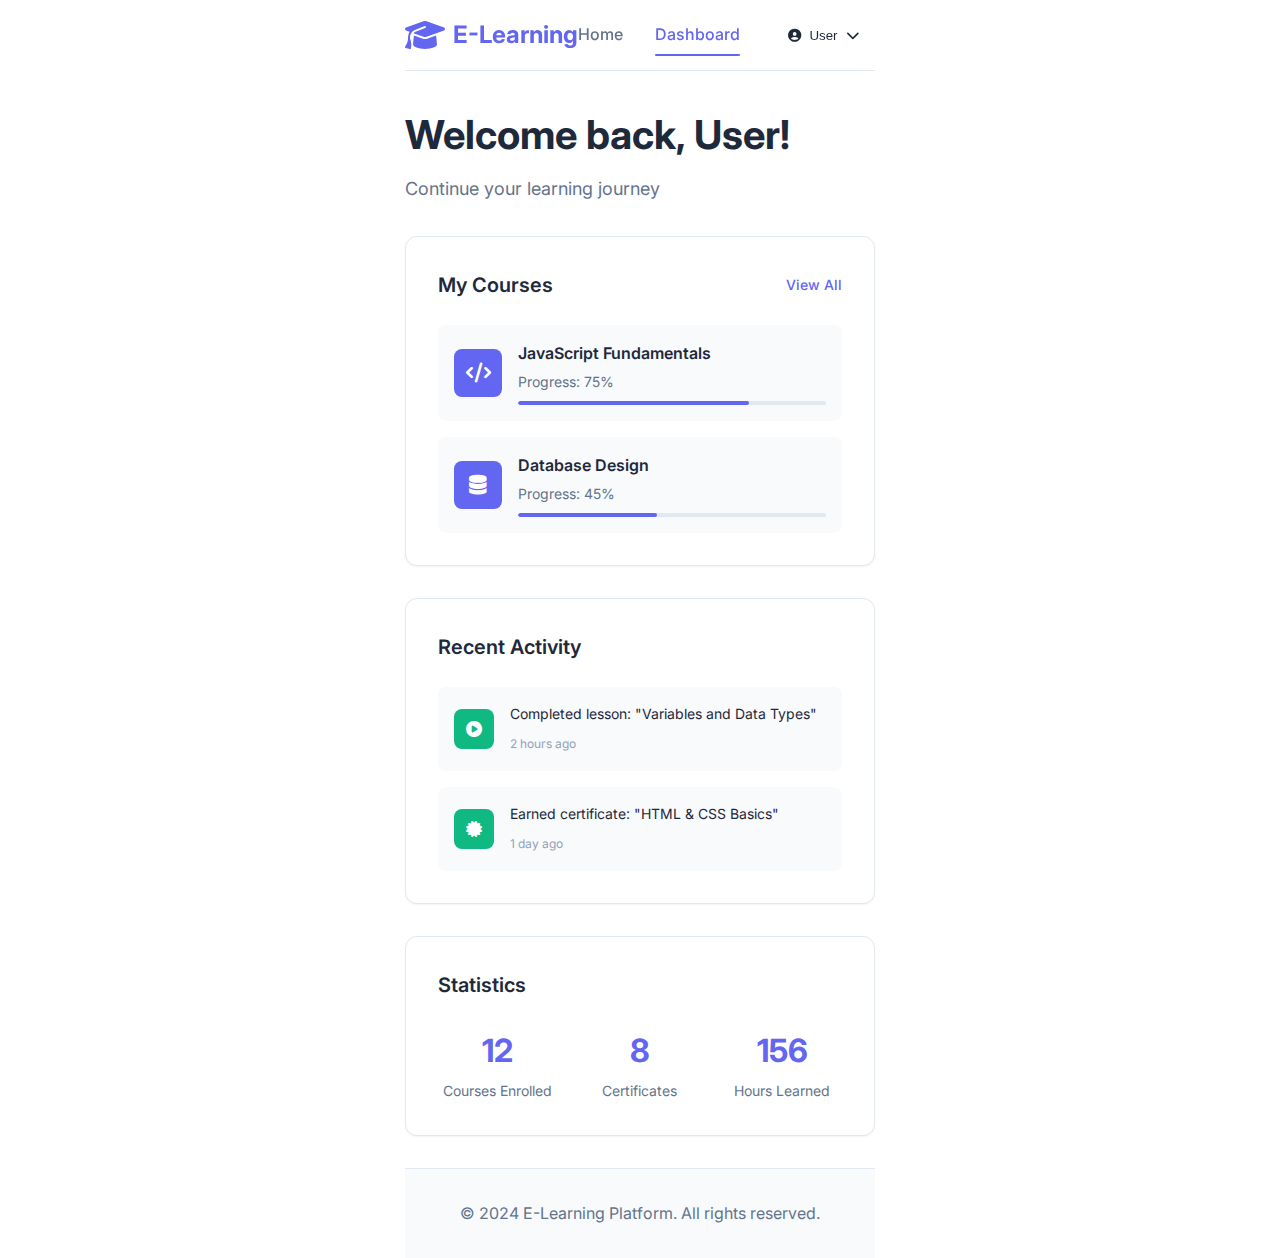
<file: public/dashboard.html>
<!DOCTYPE html>
<html lang="en">
<head>
    <meta charset="UTF-8">
    <meta name="viewport" content="width=device-width, initial-scale=1.0">
    <title>Dashboard - E-Learning Platform</title>
    <link rel="stylesheet" href="styles.css">
    <link href="https://fonts.googleapis.com/css2?family=Inter:wght@300;400;500;600;700&display=swap" rel="stylesheet">
    <link rel="stylesheet" href="https://cdnjs.cloudflare.com/ajax/libs/font-awesome/6.4.0/css/all.min.css">
</head>
<body>
    <div class="container">
        <header class="header">
            <div class="nav-container">
                <div class="logo">
                    <i class="fas fa-graduation-cap"></i>
                    <span>E-Learning</span>
                </div>
                <nav class="nav">
                    <a href="/" class="nav-link">Home</a>
                    <a href="/dashboard" class="nav-link active">Dashboard</a>
                    <div class="user-menu">
                        <button class="user-btn" id="userBtn">
                            <i class="fas fa-user-circle"></i>
                            <span id="userName">User</span>
                            <i class="fas fa-chevron-down"></i>
                        </button>
                        <div class="user-dropdown" id="userDropdown">
                            <a href="#" class="dropdown-item">
                                <i class="fas fa-user"></i>
                                Profile
                            </a>
                            <a href="#" class="dropdown-item">
                                <i class="fas fa-cog"></i>
                                Settings
                            </a>
                            <hr class="dropdown-divider">
                            <a href="#" class="dropdown-item" id="logoutBtn">
                                <i class="fas fa-sign-out-alt"></i>
                                Logout
                            </a>
                        </div>
                    </div>
                </nav>
            </div>
        </header>

        <main class="main">
            <div class="dashboard-container">
                <div class="dashboard-header">
                    <h1>Welcome back, <span id="dashboardUserName">User</span>!</h1>
                    <p>Continue your learning journey</p>
                </div>

                <div class="dashboard-grid">
                    <div class="dashboard-card">
                        <div class="card-header">
                            <h3>My Courses</h3>
                            <a href="#" class="card-link">View All</a>
                        </div>
                        <div class="course-list">
                            <div class="course-item">
                                <div class="course-icon">
                                    <i class="fas fa-code"></i>
                                </div>
                                <div class="course-info">
                                    <h4>JavaScript Fundamentals</h4>
                                    <p>Progress: 75%</p>
                                    <div class="progress-bar">
                                        <div class="progress-fill" style="width: 75%"></div>
                                    </div>
                                </div>
                            </div>
                            <div class="course-item">
                                <div class="course-icon">
                                    <i class="fas fa-database"></i>
                                </div>
                                <div class="course-info">
                                    <h4>Database Design</h4>
                                    <p>Progress: 45%</p>
                                    <div class="progress-bar">
                                        <div class="progress-fill" style="width: 45%"></div>
                                    </div>
                                </div>
                            </div>
                        </div>
                    </div>

                    <div class="dashboard-card">
                        <div class="card-header">
                            <h3>Recent Activity</h3>
                        </div>
                        <div class="activity-list">
                            <div class="activity-item">
                                <div class="activity-icon">
                                    <i class="fas fa-play-circle"></i>
                                </div>
                                <div class="activity-info">
                                    <p>Completed lesson: "Variables and Data Types"</p>
                                    <span class="activity-time">2 hours ago</span>
                                </div>
                            </div>
                            <div class="activity-item">
                                <div class="activity-icon">
                                    <i class="fas fa-certificate"></i>
                                </div>
                                <div class="activity-info">
                                    <p>Earned certificate: "HTML & CSS Basics"</p>
                                    <span class="activity-time">1 day ago</span>
                                </div>
                            </div>
                        </div>
                    </div>

                    <div class="dashboard-card">
                        <div class="card-header">
                            <h3>Statistics</h3>
                        </div>
                        <div class="stats-grid">
                            <div class="stat-item">
                                <div class="stat-number">12</div>
                                <div class="stat-label">Courses Enrolled</div>
                            </div>
                            <div class="stat-item">
                                <div class="stat-number">8</div>
                                <div class="stat-label">Certificates</div>
                            </div>
                            <div class="stat-item">
                                <div class="stat-number">156</div>
                                <div class="stat-label">Hours Learned</div>
                            </div>
                        </div>
                    </div>
                </div>
            </div>
        </main>

        <footer class="footer">
            <div class="footer-content">
                <p>&copy; 2024 E-Learning Platform. All rights reserved.</p>
            </div>
        </footer>
    </div>

    <script src="script.js"></script>
</body>
</html>
</file>
<file: public/styles.css>
/* Reset and Base Styles */

* {
    margin: 0;
    padding: 0;
    box-sizing: border-box;
}

:root {
    --primary-color: #6366f1;
    --primary-dark: #4f46e5;
    --secondary-color: #f8fafc;
    --accent-color: #10b981;
    --text-primary: #1e293b;
    --text-secondary: #64748b;
    --text-muted: #94a3b8;
    --border-color: #e2e8f0;
    --error-color: #ef4444;
    --success-color: #10b981;
    --warning-color: #f59e0b;
    --background: #ffffff;
    --background-secondary: #f8fafc;
    --shadow-sm: 0 1px 2px 0 rgb(0 0 0 / 0.05);
    --shadow-md: 0 4px 6px -1px rgb(0 0 0 / 0.1), 0 2px 4px -2px rgb(0 0 0 / 0.1);
    --shadow-lg: 0 10px 15px -3px rgb(0 0 0 / 0.1), 0 4px 6px -4px rgb(0 0 0 / 0.1);
    --shadow-xl: 0 20px 25px -5px rgb(0 0 0 / 0.1), 0 8px 10px -6px rgb(0 0 0 / 0.1);
    --radius-sm: 0.375rem;
    --radius-md: 0.5rem;
    --radius-lg: 0.75rem;
    --radius-xl: 1rem;
}

body {
    font-family: 'Inter', -apple-system, BlinkMacSystemFont, 'Segoe UI', Roboto, sans-serif;
    line-height: 1.6;
    color: var(--text-primary);
    background-color: var(--background);
    min-height: 100vh;
    display: flex;
    flex-direction: column;
}

/* Container */
.container {
    max-width: 1200px;
    margin: 0 auto;
    padding: 0 1rem;
    min-height: 100vh;
    display: flex;
    flex-direction: column;
}

/* Header */
.header {
    background: var(--background);
    border-bottom: 1px solid var(--border-color);
    position: sticky;
    top: 0;
    z-index: 100;
    backdrop-filter: blur(10px);
}

.nav-container {
    display: flex;
    justify-content: space-between;
    align-items: center;
    padding: 1rem 0;
}

.logo {
    display: flex;
    align-items: center;
    gap: 0.5rem;
    font-size: 1.5rem;
    font-weight: 700;
    color: var(--primary-color);
    text-decoration: none;
}

.logo i {
    font-size: 2rem;
}

.nav {
    display: flex;
    align-items: center;
    gap: 2rem;
}

.nav-link {
    text-decoration: none;
    color: var(--text-secondary);
    font-weight: 500;
    transition: color 0.2s ease;
    position: relative;
}

.nav-link:hover,
.nav-link.active {
    color: var(--primary-color);
}

.nav-link.active::after {
    content: '';
    position: absolute;
    bottom: -0.5rem;
    left: 0;
    right: 0;
    height: 2px;
    background: var(--primary-color);
    border-radius: 1px;
}

/* User Menu */
.user-menu {
    position: relative;
}

.user-btn {
    display: flex;
    align-items: center;
    gap: 0.5rem;
    background: none;
    border: none;
    padding: 0.5rem 1rem;
    border-radius: var(--radius-md);
    cursor: pointer;
    transition: background-color 0.2s ease;
    color: var(--text-primary);
}

.user-btn:hover {
    background-color: var(--background-secondary);
}

.user-dropdown {
    position: absolute;
    top: 100%;
    right: 0;
    background: var(--background);
    border: 1px solid var(--border-color);
    border-radius: var(--radius-md);
    box-shadow: var(--shadow-lg);
    min-width: 200px;
    padding: 0.5rem 0;
    opacity: 0;
    visibility: hidden;
    transform: translateY(-10px);
    transition: all 0.2s ease;
    z-index: 1000;
}

.user-dropdown.show {
    opacity: 1;
    visibility: visible;
    transform: translateY(0);
}

.dropdown-item {
    display: flex;
    align-items: center;
    gap: 0.75rem;
    padding: 0.75rem 1rem;
    text-decoration: none;
    color: var(--text-primary);
    transition: background-color 0.2s ease;
}

.dropdown-item:hover {
    background-color: var(--background-secondary);
}

.dropdown-divider {
    border: none;
    border-top: 1px solid var(--border-color);
    margin: 0.5rem 0;
}

/* Main Content */
.main {
    flex: 1;
    padding: 2rem 0;
}

/* Hero Section */
.hero {
    display: grid;
    grid-template-columns: 1fr 1fr;
    gap: 4rem;
    align-items: center;
    padding: 4rem 0;
}

.hero-content {
    max-width: 500px;
}

.hero-title {
    font-size: 3.5rem;
    font-weight: 700;
    line-height: 1.1;
    margin-bottom: 1.5rem;
    background: linear-gradient(135deg, var(--primary-color), var(--accent-color));
    -webkit-background-clip: text;
    -webkit-text-fill-color: transparent;
    background-clip: text;
}

.hero-subtitle {
    font-size: 1.25rem;
    color: var(--text-secondary);
    margin-bottom: 2rem;
    line-height: 1.6;
}

.hero-buttons {
    display: flex;
    gap: 1rem;
    flex-wrap: wrap;
}

.hero-image {
    display: flex;
    justify-content: center;
    align-items: center;
    font-size: 8rem;
    color: var(--primary-color);
    opacity: 0.8;
}

/* Features Section */
.features {
    padding: 4rem 0;
}

.features-grid {
    display: grid;
    grid-template-columns: repeat(auto-fit, minmax(300px, 1fr));
    gap: 2rem;
}

.feature-card {
    background: var(--background);
    border: 1px solid var(--border-color);
    border-radius: var(--radius-lg);
    padding: 2rem;
    text-align: center;
    transition: transform 0.2s ease, box-shadow 0.2s ease;
}

.feature-card:hover {
    transform: translateY(-4px);
    box-shadow: var(--shadow-lg);
}

.feature-icon {
    width: 4rem;
    height: 4rem;
    background: linear-gradient(135deg, var(--primary-color), var(--accent-color));
    border-radius: var(--radius-lg);
    display: flex;
    align-items: center;
    justify-content: center;
    margin: 0 auto 1.5rem;
    font-size: 1.5rem;
    color: white;
}

.feature-card h3 {
    font-size: 1.5rem;
    font-weight: 600;
    margin-bottom: 1rem;
    color: var(--text-primary);
}

.feature-card p {
    color: var(--text-secondary);
    line-height: 1.6;
}

/* Auth Container */
.auth-container {
    display: flex;
    justify-content: center;
    align-items: center;
    min-height: 60vh;
    padding: 2rem 0;
}

.auth-card {
    background: var(--background);
    border: 1px solid var(--border-color);
    border-radius: var(--radius-xl);
    padding: 3rem;
    width: 100%;
    max-width: 500px;
    box-shadow: var(--shadow-lg);
}

.auth-header {
    text-align: center;
    margin-bottom: 2rem;
}

.auth-header h1 {
    font-size: 2rem;
    font-weight: 700;
    margin-bottom: 0.5rem;
    color: var(--text-primary);
}

.auth-header p {
    color: var(--text-secondary);
}

/* Form Styles */
.auth-form {
    display: flex;
    flex-direction: column;
    gap: 1.5rem;
}

.form-group {
    display: flex;
    flex-direction: column;
    gap: 0.5rem;
}

.form-group label {
    font-weight: 500;
    color: var(--text-primary);
}

.input-group {
    position: relative;
    display: flex;
    align-items: center;
}

.input-group i {
    position: absolute;
    left: 1rem;
    color: var(--text-muted);
    z-index: 1;
}

.input-group input {
    width: 100%;
    padding: 0.875rem 1rem 0.875rem 3rem;
    border: 1px solid var(--border-color);
    border-radius: var(--radius-md);
    font-size: 1rem;
    transition: border-color 0.2s ease, box-shadow 0.2s ease;
    background: var(--background);
}

.input-group input:focus {
    outline: none;
    border-color: var(--primary-color);
    box-shadow: 0 0 0 3px rgb(99 102 241 / 0.1);
}

.input-group input.error {
    border-color: var(--error-color);
}

.password-toggle {
    position: absolute;
    right: 1rem;
    background: none;
    border: none;
    color: var(--text-muted);
    cursor: pointer;
    padding: 0.25rem;
    border-radius: var(--radius-sm);
    transition: color 0.2s ease;
}

.password-toggle:hover {
    color: var(--text-primary);
}

/* Password Strength */
.password-strength {
    margin-top: 0.5rem;
}

.strength-bar {
    height: 4px;
    background: var(--border-color);
    border-radius: 2px;
    overflow: hidden;
    margin-bottom: 0.25rem;
}

.strength-fill {
    height: 100%;
    transition: width 0.3s ease, background-color 0.3s ease;
    border-radius: 2px;
}

.strength-fill.weak {
    width: 25%;
    background: var(--error-color);
}

.strength-fill.fair {
    width: 50%;
    background: var(--warning-color);
}

.strength-fill.good {
    width: 75%;
    background: var(--accent-color);
}

.strength-fill.strong {
    width: 100%;
    background: var(--success-color);
}

.strength-text {
    font-size: 0.875rem;
    color: var(--text-muted);
}

/* Form Options */
.form-options {
    display: flex;
    justify-content: space-between;
    align-items: center;
    flex-wrap: wrap;
    gap: 1rem;
}

.checkbox-container {
    display: flex;
    align-items: center;
    gap: 0.5rem;
    cursor: pointer;
    font-size: 0.875rem;
    color: var(--text-secondary);
}

.checkbox-container input[type="checkbox"] {
    display: none;
}

.checkmark {
    width: 1.25rem;
    height: 1.25rem;
    border: 2px solid var(--border-color);
    border-radius: var(--radius-sm);
    position: relative;
    transition: all 0.2s ease;
}

.checkbox-container input[type="checkbox"]:checked + .checkmark {
    background: var(--primary-color);
    border-color: var(--primary-color);
}

.checkbox-container input[type="checkbox"]:checked + .checkmark::after {
    content: '';
    position: absolute;
    left: 0.25rem;
    top: 0.125rem;
    width: 0.375rem;
    height: 0.625rem;
    border: solid white;
    border-width: 0 2px 2px 0;
    transform: rotate(45deg);
}

.forgot-password {
    color: var(--primary-color);
    text-decoration: none;
    font-size: 0.875rem;
    transition: color 0.2s ease;
}

.forgot-password:hover {
    color: var(--primary-dark);
}

.terms-link {
    color: var(--primary-color);
    text-decoration: none;
    transition: color 0.2s ease;
}

.terms-link:hover {
    color: var(--primary-dark);
}

/* Buttons */
.btn {
    display: inline-flex;
    align-items: center;
    justify-content: center;
    gap: 0.5rem;
    padding: 0.875rem 1.5rem;
    border: none;
    border-radius: var(--radius-md);
    font-size: 1rem;
    font-weight: 500;
    text-decoration: none;
    cursor: pointer;
    transition: all 0.2s ease;
    position: relative;
    overflow: hidden;
}

.btn:disabled {
    opacity: 0.6;
    cursor: not-allowed;
}

.btn-primary {
    background: var(--primary-color);
    color: white;
}

.btn-primary:hover:not(:disabled) {
    background: var(--primary-dark);
    transform: translateY(-1px);
    box-shadow: var(--shadow-md);
}

.btn-secondary {
    background: var(--background-secondary);
    color: var(--text-primary);
    border: 1px solid var(--border-color);
}

.btn-secondary:hover:not(:disabled) {
    background: var(--border-color);
    transform: translateY(-1px);
    box-shadow: var(--shadow-md);
}

.btn-full {
    width: 100%;
}

.btn-social {
    background: var(--background);
    color: var(--text-primary);
    border: 1px solid var(--border-color);
}

.btn-social:hover {
    background: var(--background-secondary);
    transform: translateY(-1px);
    box-shadow: var(--shadow-md);
}

.btn-google:hover {
    border-color: #db4437;
    color: #db4437;
}

.btn-github:hover {
    border-color: #333;
    color: #333;
}

.btn-spinner {
    position: absolute;
    left: 50%;
    top: 50%;
    transform: translate(-50%, -50%);
}

.btn:disabled .btn-text {
    opacity: 0;
}

/* Auth Divider */
.auth-divider {
    position: relative;
    text-align: center;
    margin: 1rem 0;
}

.auth-divider::before {
    content: '';
    position: absolute;
    top: 50%;
    left: 0;
    right: 0;
    height: 1px;
    background: var(--border-color);
}

.auth-divider span {
    background: var(--background);
    padding: 0 1rem;
    color: var(--text-muted);
    font-size: 0.875rem;
}

/* Social Login */
.social-login {
    display: flex;
    flex-direction: column;
    gap: 0.75rem;
}

/* Auth Footer */
.auth-footer {
    text-align: center;
    margin-top: 2rem;
    padding-top: 2rem;
    border-top: 1px solid var(--border-color);
}

.auth-footer p {
    color: var(--text-secondary);
}

.auth-footer a {
    color: var(--primary-color);
    text-decoration: none;
    font-weight: 500;
    transition: color 0.2s ease;
}

.auth-footer a:hover {
    color: var(--primary-dark);
}

/* Error Messages */
.error-message {
    color: var(--error-color);
    font-size: 0.875rem;
    margin-top: 0.25rem;
    display: none;
}

.error-message.show {
    display: block;
}

/* Success Messages */
.success-message {
    background: var(--success-color);
    color: white;
    padding: 1rem;
    border-radius: var(--radius-md);
    margin-bottom: 1rem;
    display: none;
}

.success-message.show {
    display: block;
}

/* Dashboard Styles */
.dashboard-container {
    max-width: 1000px;
    margin: 0 auto;
}

.dashboard-header {
    margin-bottom: 2rem;
}

.dashboard-header h1 {
    font-size: 2.5rem;
    font-weight: 700;
    margin-bottom: 0.5rem;
    color: var(--text-primary);
}

.dashboard-header p {
    color: var(--text-secondary);
    font-size: 1.125rem;
}

.dashboard-grid {
    display: grid;
    grid-template-columns: repeat(auto-fit, minmax(350px, 1fr));
    gap: 2rem;
}

.dashboard-card {
    background: var(--background);
    border: 1px solid var(--border-color);
    border-radius: var(--radius-lg);
    padding: 2rem;
    box-shadow: var(--shadow-sm);
    transition: box-shadow 0.2s ease;
}

.dashboard-card:hover {
    box-shadow: var(--shadow-md);
}

.card-header {
    display: flex;
    justify-content: space-between;
    align-items: center;
    margin-bottom: 1.5rem;
}

.card-header h3 {
    font-size: 1.25rem;
    font-weight: 600;
    color: var(--text-primary);
}

.card-link {
    color: var(--primary-color);
    text-decoration: none;
    font-size: 0.875rem;
    font-weight: 500;
    transition: color 0.2s ease;
}

.card-link:hover {
    color: var(--primary-dark);
}

/* Course List */
.course-list {
    display: flex;
    flex-direction: column;
    gap: 1rem;
}

.course-item {
    display: flex;
    align-items: center;
    gap: 1rem;
    padding: 1rem;
    background: var(--background-secondary);
    border-radius: var(--radius-md);
    transition: background-color 0.2s ease;
}

.course-item:hover {
    background: var(--border-color);
}

.course-icon {
    width: 3rem;
    height: 3rem;
    background: var(--primary-color);
    border-radius: var(--radius-md);
    display: flex;
    align-items: center;
    justify-content: center;
    color: white;
    font-size: 1.25rem;
}

.course-info {
    flex: 1;
}

.course-info h4 {
    font-size: 1rem;
    font-weight: 600;
    margin-bottom: 0.25rem;
    color: var(--text-primary);
}

.course-info p {
    font-size: 0.875rem;
    color: var(--text-secondary);
    margin-bottom: 0.5rem;
}

.progress-bar {
    height: 4px;
    background: var(--border-color);
    border-radius: 2px;
    overflow: hidden;
}

.progress-fill {
    height: 100%;
    background: var(--primary-color);
    border-radius: 2px;
    transition: width 0.3s ease;
}

/* Activity List */
.activity-list {
    display: flex;
    flex-direction: column;
    gap: 1rem;
}

.activity-item {
    display: flex;
    align-items: center;
    gap: 1rem;
    padding: 1rem;
    background: var(--background-secondary);
    border-radius: var(--radius-md);
}

.activity-icon {
    width: 2.5rem;
    height: 2.5rem;
    background: var(--accent-color);
    border-radius: var(--radius-md);
    display: flex;
    align-items: center;
    justify-content: center;
    color: white;
    font-size: 1rem;
}

.activity-info {
    flex: 1;
}

.activity-info p {
    font-size: 0.875rem;
    color: var(--text-primary);
    margin-bottom: 0.25rem;
}

.activity-time {
    font-size: 0.75rem;
    color: var(--text-muted);
}

/* Stats Grid */
.stats-grid {
    display: grid;
    grid-template-columns: repeat(auto-fit, minmax(100px, 1fr));
    gap: 1.5rem;
}

.stat-item {
    text-align: center;
}

.stat-number {
    font-size: 2rem;
    font-weight: 700;
    color: var(--primary-color);
    margin-bottom: 0.25rem;
}

.stat-label {
    font-size: 0.875rem;
    color: var(--text-secondary);
}

/* Footer */
.footer {
    background: var(--background-secondary);
    border-top: 1px solid var(--border-color);
    padding: 2rem 0;
    margin-top: auto;
}

.footer-content {
    text-align: center;
    color: var(--text-secondary);
}

/* Responsive Design */
@media (max-width: 768px) {
    .container {
        padding: 0 0.5rem;
    }

    .nav-container {
        flex-direction: column;
        gap: 1rem;
        padding: 1rem 0;
    }

    .nav {
        gap: 1rem;
    }

    .hero {
        grid-template-columns: 1fr;
        gap: 2rem;
        text-align: center;
        padding: 2rem 0;
    }

    .hero-title {
        font-size: 2.5rem;
    }

    .hero-image {
        font-size: 4rem;
    }

    .auth-card {
        padding: 2rem;
        margin: 1rem;
    }

    .dashboard-grid {
        grid-template-columns: 1fr;
    }

    .form-options {
        flex-direction: column;
        align-items: flex-start;
    }

    .hero-buttons {
        justify-content: center;
    }

    .social-login {
        gap: 0.5rem;
    }
}

@media (max-width: 480px) {
    .hero-title {
        font-size: 2rem;
    }

    .auth-card {
        padding: 1.5rem;
    }

    .dashboard-card {
        padding: 1.5rem;
    }

    .btn {
        padding: 0.75rem 1rem;
    }
}

/* Loading States */
.loading {
    opacity: 0.6;
    pointer-events: none;
}

/* Animations */
@keyframes fadeIn {
    from {
        opacity: 0;
        transform: translateY(20px);
    }
    to {
        opacity: 1;
        transform: translateY(0);
    }
}

.fade-in {
    animation: fadeIn 0.5s ease-out;
}

/* Focus States for Accessibility */
.btn:focus,
input:focus,
.nav-link:focus {
    outline: 2px solid var(--primary-color);
    outline-offset: 2px;
}

/* High Contrast Mode Support */
@media (prefers-contrast: high) {
    :root {
        --border-color: #000000;
        --text-secondary: #000000;
    }
}

/* Reduced Motion Support */
@media (prefers-reduced-motion: reduce) {
    * {
        animation-duration: 0.01ms !important;
        animation-iteration-count: 1 !important;
        transition-duration: 0.01ms !important;
    }
}
</file>
